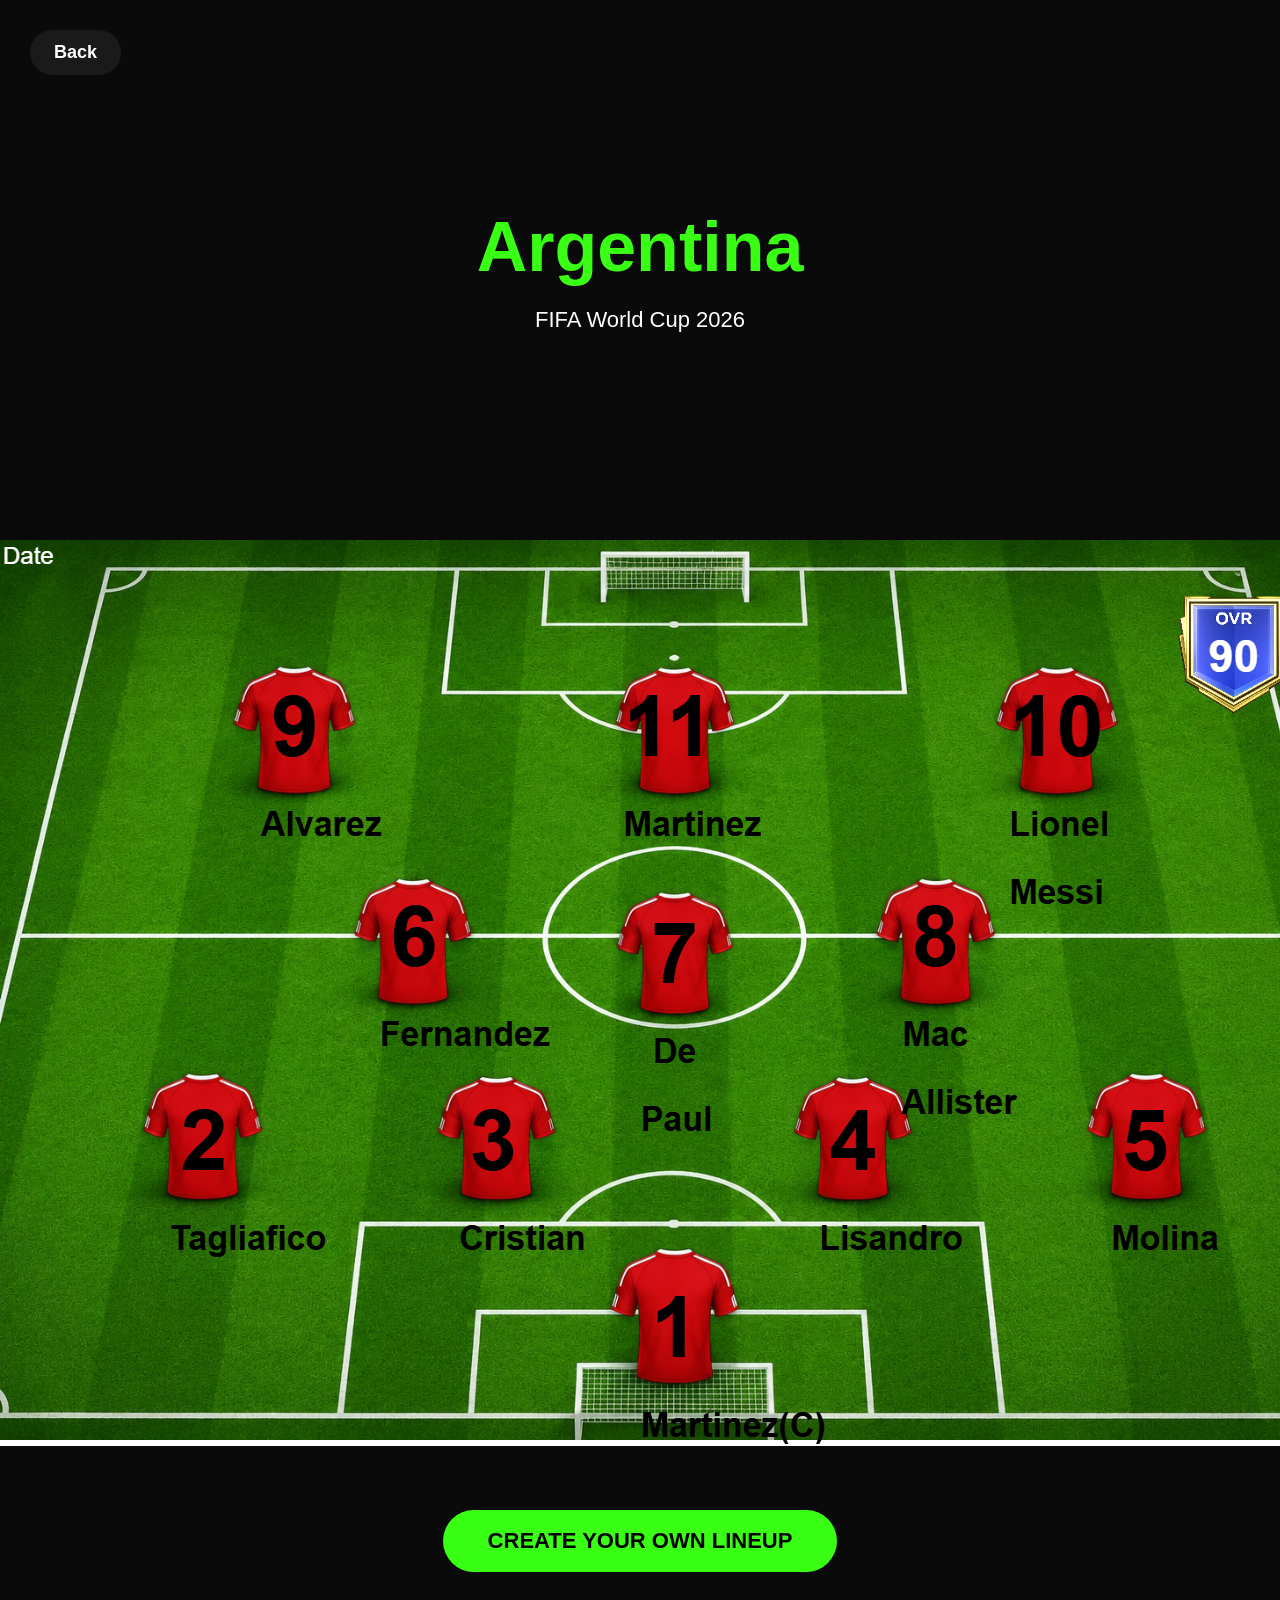
<file: argentina.html>
<!DOCTYPE html>
<html lang="en">
    <head>
        <meta charset="UTF-8">
        <meta name="viewport" content="width=device-width,initial-scale=1.0">
        <title>Argentina - FIFA World Cup 2026 </title>
        <link rel="stylesheet" href="worldcup.css">

    </head>
    <body>
        <header class="hero">
            <a href="worldcup.html" class="back-btn">
                Back
            </a>
            <h1>Argentina </h1>
            <p>FIFA World Cup 2026</p>
        </header>
        <section class="lineup-image">
            <img src="assets/worldcup/argentina.png"
            alt="Argentina Lineup">
        </section>
        <section class="generate-section">
            <a href="lineup.html" class="generate-btn">CREATE YOUR OWN LINEUP</a>
        </section>
    </body>
</html>
</file>
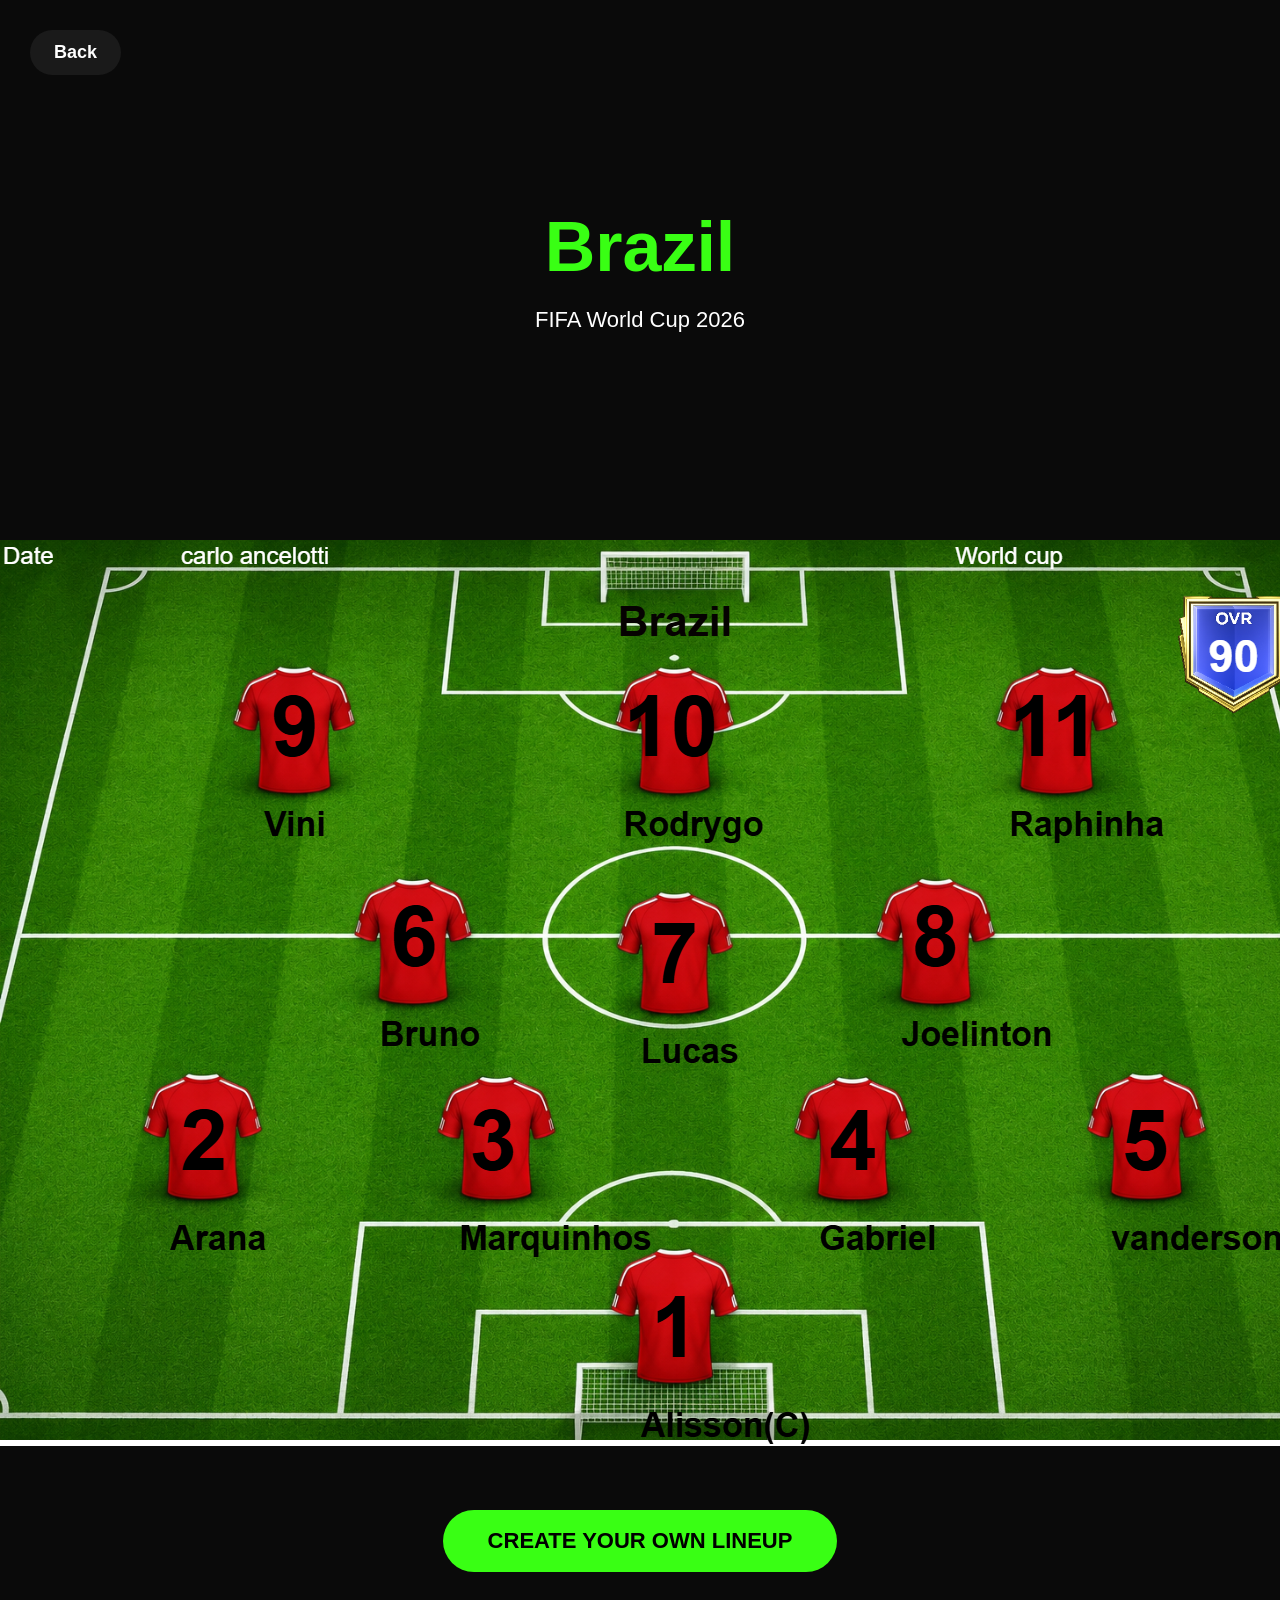
<file: brazil.html>
<!DOCTYPE html>
<html lang="en">
    <head>
        <meta charset="UTF-8">
        <meta name="viewport"
        content="width=device-width,initial-sacle=1.0">
        <title>Brazil - FIFA World Cup 2026</title>
        <link rel="stylesheet" href="worldcup.css">
        </head>
        <body>
        <header class="hero">
            <a href="worldcup.html" class="back-btn">Back</a>
            <h1>Brazil</h1>
            <p>FIFA World Cup 2026</p>

        </header>
        
        <section class="lineup-image">
            <img src="assets/worldcup/brazil.png" alt="Brazil Lineup">
        </section>
        <section class="generate-section">
            <a href="lineup.html" class="generate-btn">
                CREATE YOUR OWN LINEUP
            </a>
        </section>
        </body>
</html>
</file>
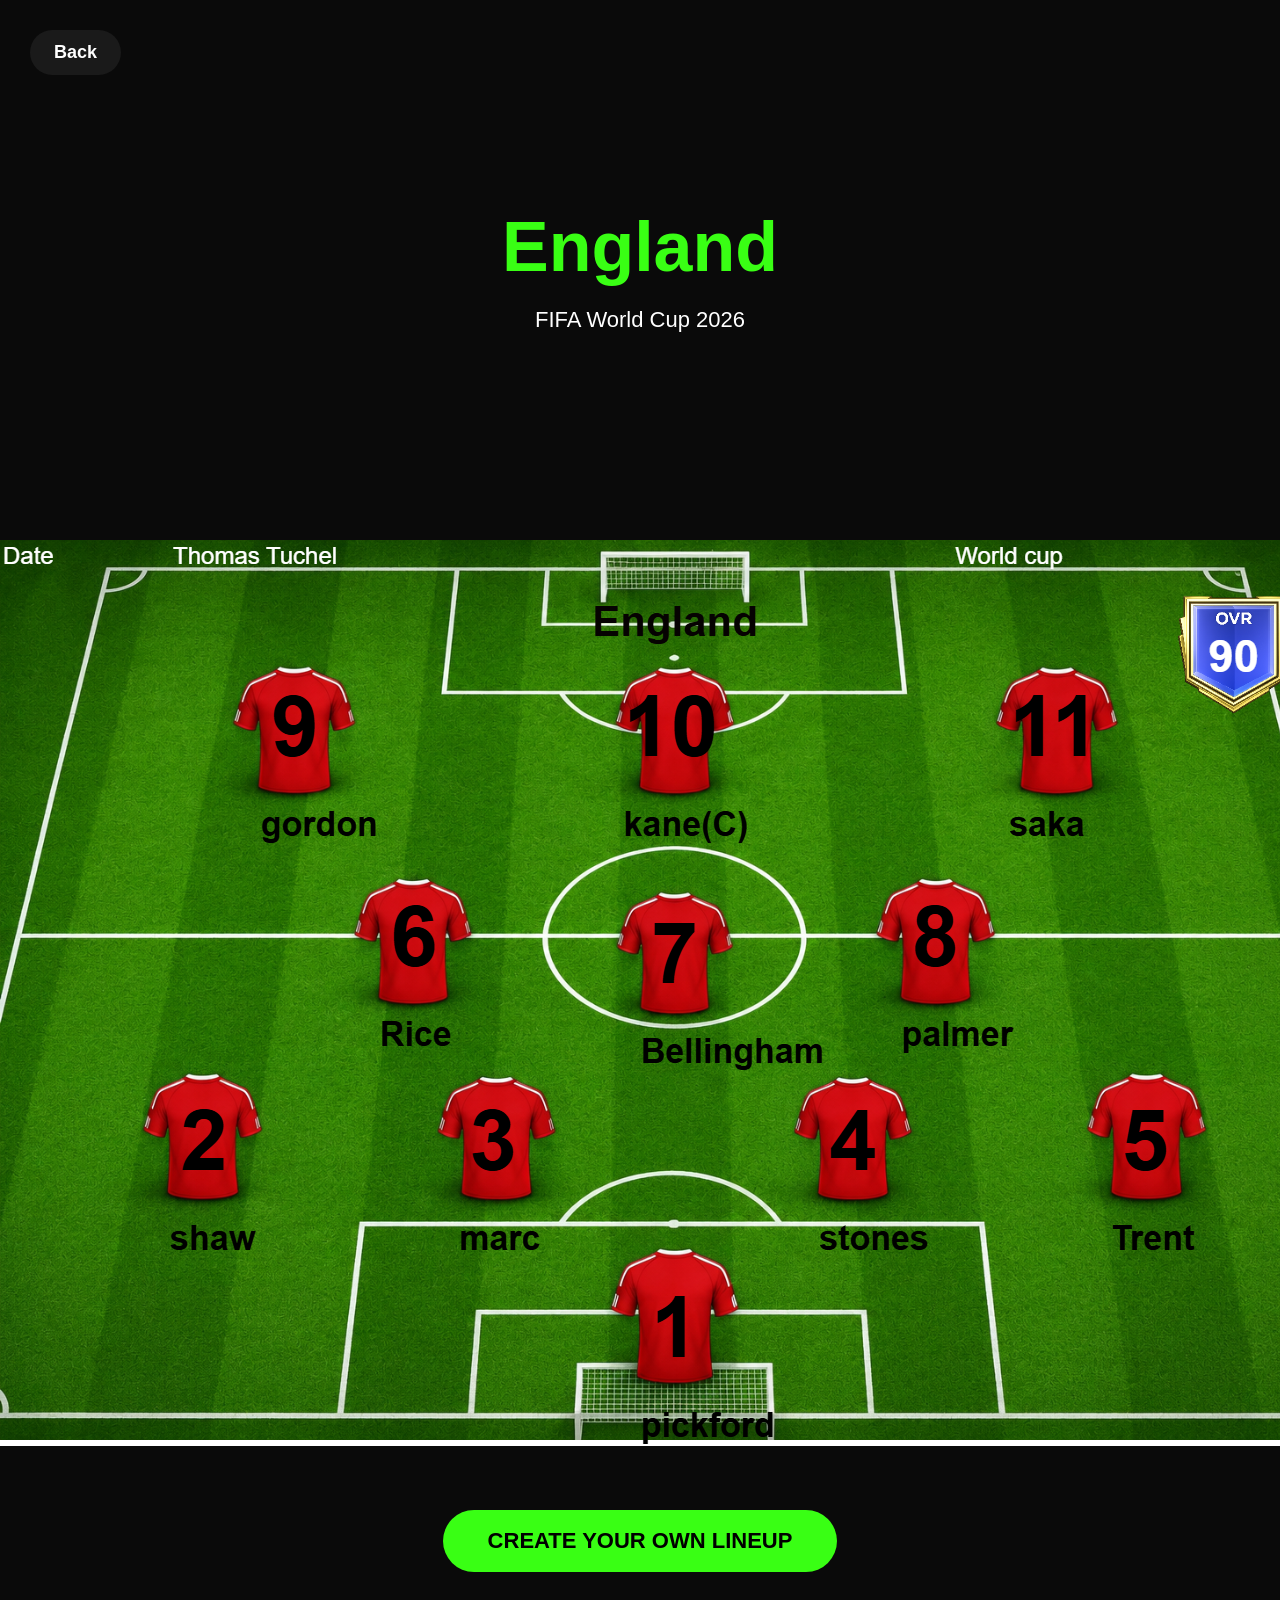
<file: england.html>
<!DOCTYPE html>
<html lang="en">
    <head>
        <meta charset="UTF-8">
        <meta charset="viewport" content="width=device-width, initial-scale=1.0">
        <title>England - FIFA World Cup 2026</title>
        <link rel="stylesheet" href="worldcup.css">

    </head>
    <body>
        <header class="hero">
            <a href="worldcup.html" class="back-btn">Back </a>
            <h1>England</h1>
            <p>FIFA World Cup 2026</p>
        </header>
        <section class="lineup-image">
            <img src="assets/worldcup/england.png" alt="England Lineup">
        </section>
         <section class="generate-section"><a href="lineup.html" class="generate-btn">
            CREATE YOUR OWN LINEUP</a>
        </section>
    </body>
</html>
</file>
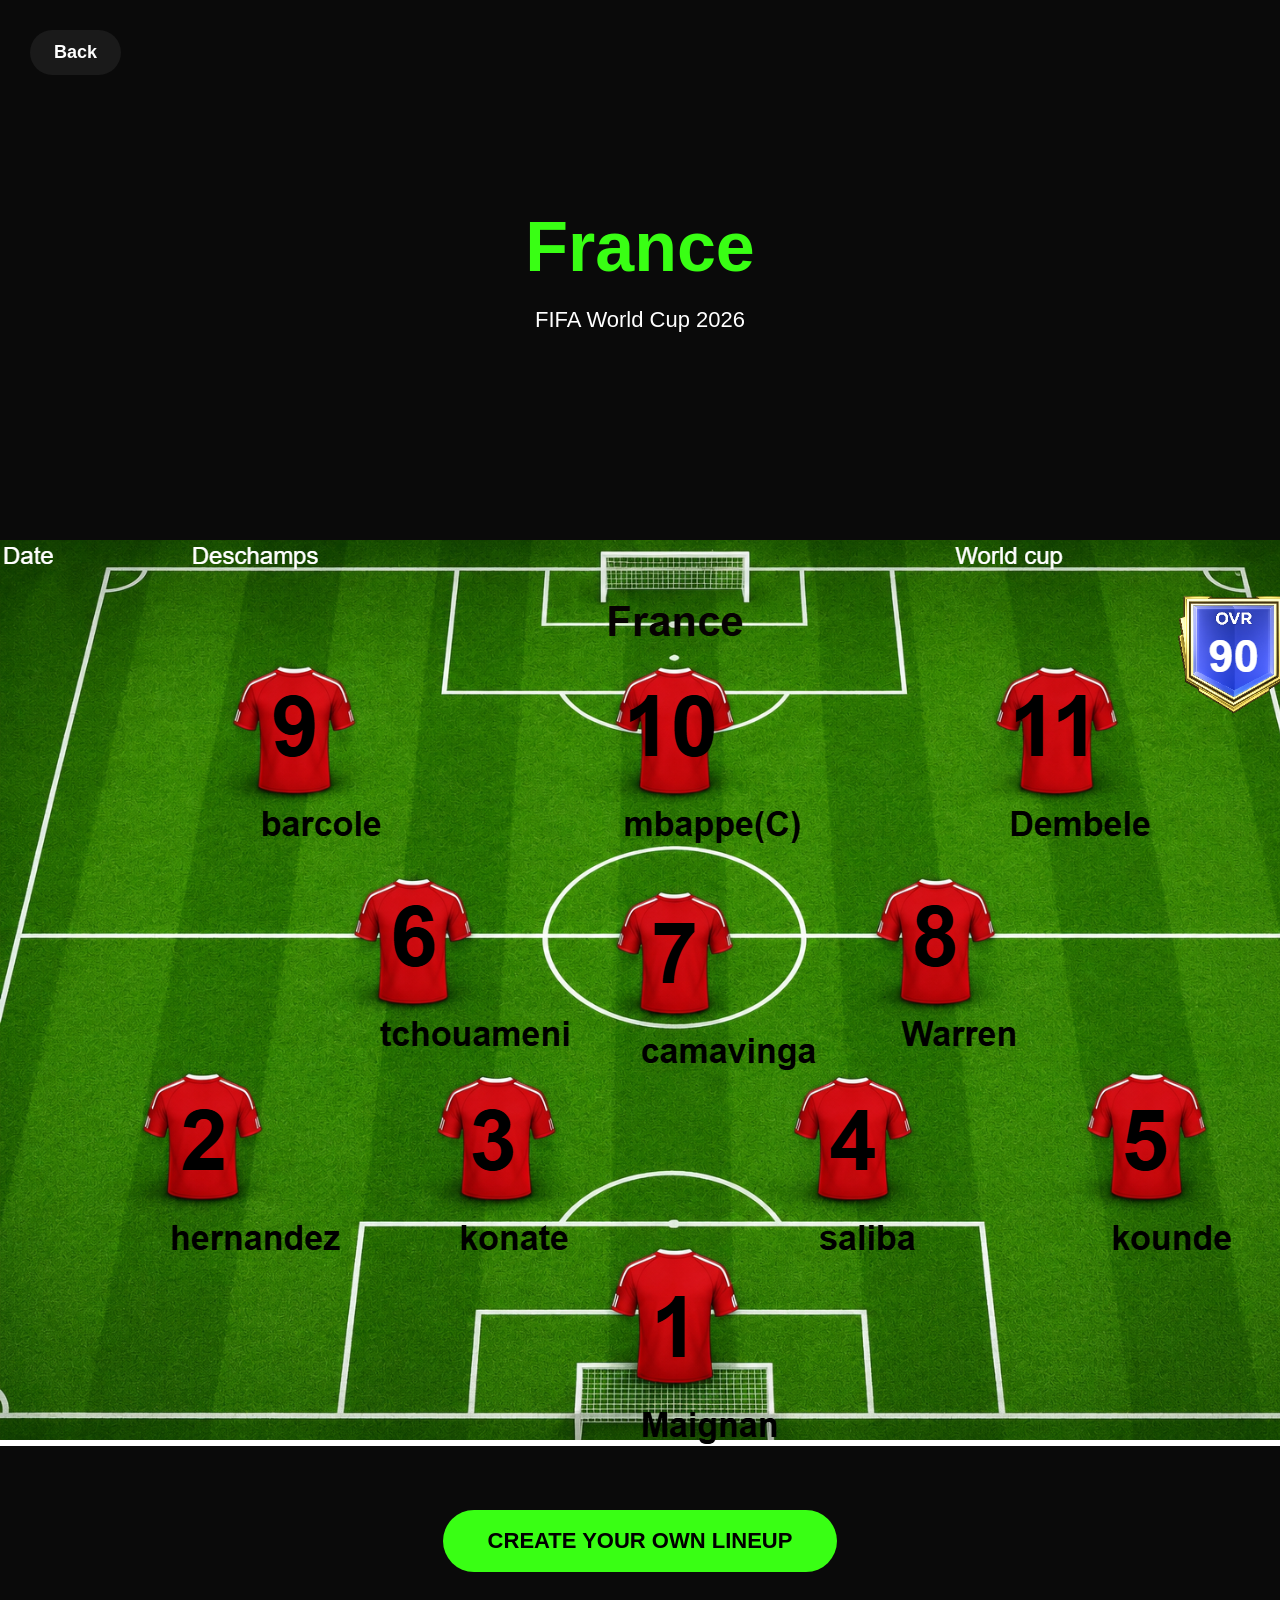
<file: france.html>
<!DOCTYPE html>
<html lang="en">
    <head>
        <meta charset="UFT-8">
        <meta name="viewport" 
        content="width=device-width, initial-scale=1.0">
        <title>France - FIFA World Cup 2026</title>
        <link rel="stylesheet" href="worldcup.css">
        </head>
        <body>
            <header class="hero">
                <a href="worldcup.html" class="back-btn">Back</a>
                <h1>France</h1>
                <p>FIFA World Cup 2026</p>
            </header>
            <section class="lineup-image">
                <img src="assets/worldcup/france.png" alt="France Lineup">
            </section>
            <section class="generate-section">
                <a href="lineup.html" class="generate-btn">
                    CREATE YOUR OWN LINEUP
                </a>
            </section>
        </body>
    </head>
</html>
</file>
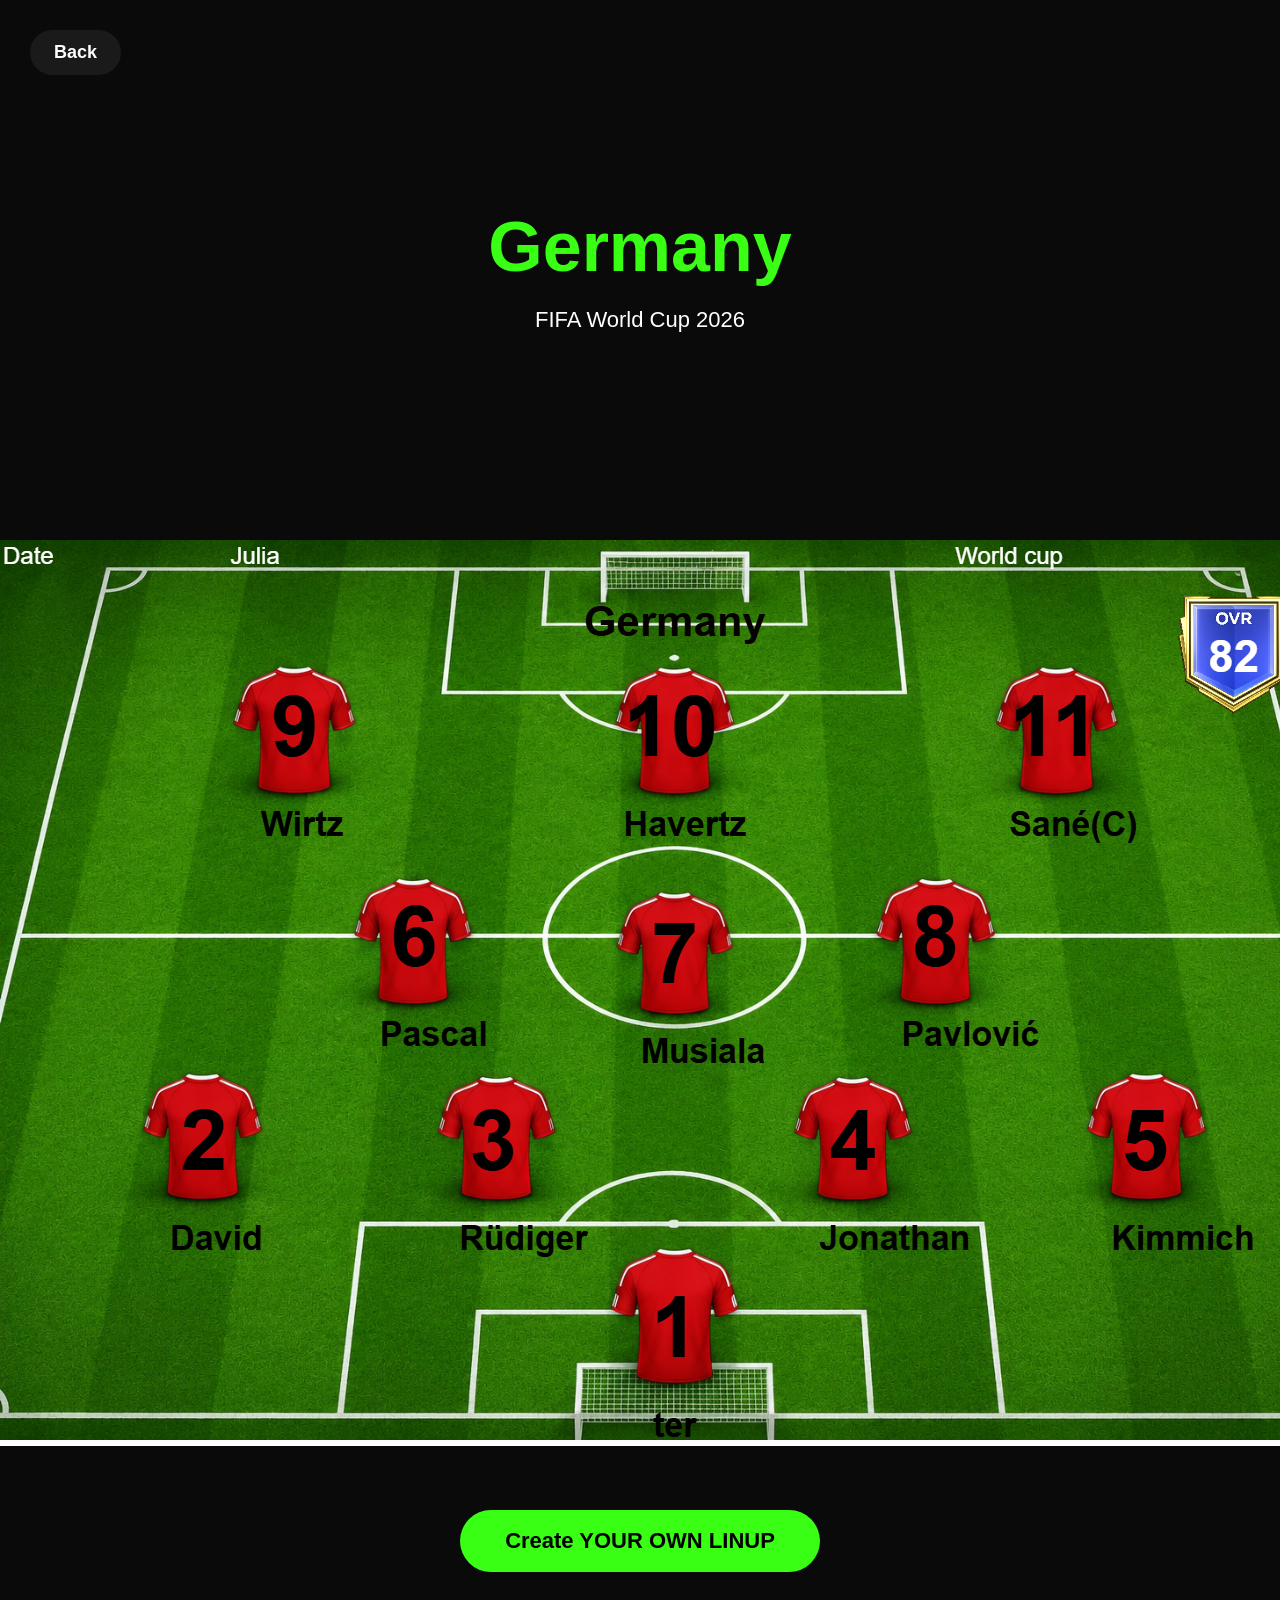
<file: germany.html>
<!DOCTYPE html>
<html lang="en">
    <head>
        <meta charset="UTF-8">
        <meta name="viewport" content="width=device-width, initial-scale=1.0">
        <title>Germany - FIFA World Cup 2026</title>
        <link rel="stylesheet" href="worldcup.css">
        </head>
        <body>
            <header class="hero">
                <a href="worldcup.html" class="back-btn">Back</a>
                <h1>Germany</h1>
                <p>FIFA World Cup 2026</p>
            </header>
            <section class="lineup-image">
                <img src="assets/worldcup/germany.png" alt="Germany Lineup"></section>
                <section class="generate-section"><a href="lineup.html"class="generate-btn">
                    Create YOUR OWN LINUP
                </a></section>
            </section>
        </body>
</html>
</file>
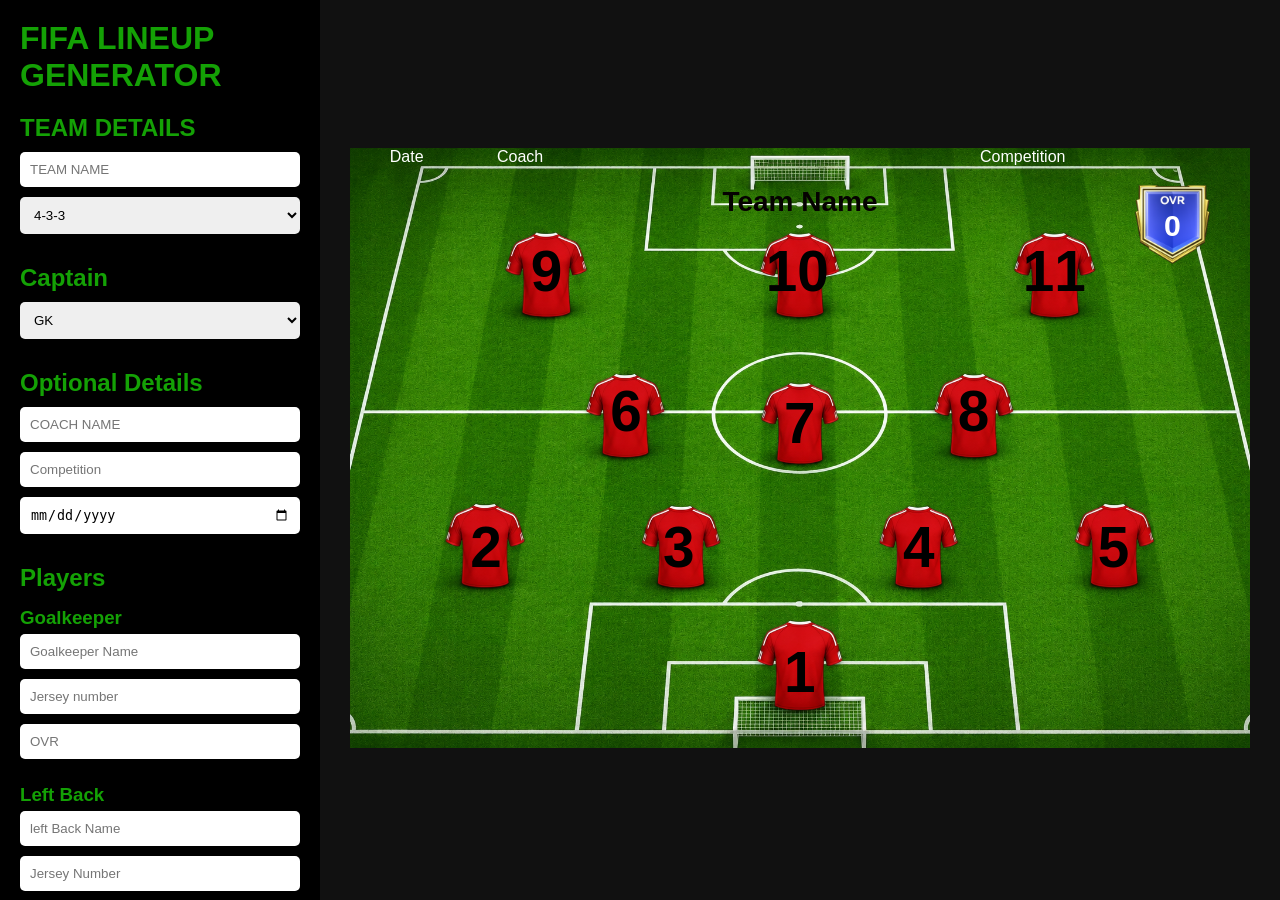
<file: lineup.html>
<!DOCTYPE html>
<html>

<head>
    <title>FIFA LINEUP GENERATOR</title>
    <link rel="stylesheet"
        href="style.css">

</head>

<body>
    <div class="main-container">

        <div class="input-section">
            <h1>FIFA LINEUP GENERATOR</h1>
            <h2>TEAM DETAILS</h2>
            <input type="text"
                id="teamName"
                placeholder="TEAM NAME">
            <select id="formation">
                <option value="433">
                  4-3-3
                </option>
                <option value="442">
                  4-4-2
                </option>
            </select>
            <h2>Captain</h2>
            <select id="captain">
              <option value="1">GK</option>
              <option value="2">LB</option>
              <option value="3">CB</option>
              <option value="4">CB</option>
              <option value="5">RB</option>
              <option value="6">CM</option>
              <option value="7">CM</option>
              <option value="8">CM</option>
              <option value="9">LW</option>
              <option value="10">ST</option>
              <option value="11">RW</option>
            </select>
            <h2>Optional Details</h2>
            <input type="text"
                id="coachName"
                placeholder="COACH NAME">
            <input type="text"
                id="competition"
                placeholder="Competition">
            <input type="date"
                id="matchDate">
            
            
            
            <h2>Players</h2>
            <h3>Goalkeeper</h3>
            <input type="text"
              id="player1Name"
              placeholder="Goalkeeper Name">
            <input type="number"
              id="player1Number"
              placeholder="Jersey number">
            <input type="number"
            id="player1OVR"
            placeholder="OVR">     
            <h3>Left Back</h3>
            <input type="text"
              id="player2Name"
              placeholder="left Back Name">
            <input type="number"
              id="player2Number"
              placeholder="Jersey Number">
            <input type="number"
            id="player2OVR"
            placeholder="OVR">
       
            <h3>Centre Back</h3>
            <input type="text"
              id="player3Name"
              placeholder="Centre Back Name">
            <input type="number"
              id="player3Number"
               placeholder="Jersey Number">
            <input type="number"
              id="player3OVR"
              placeholder="OVR">
            <h3>Centre Back</h3>
            <input type="text"
             id="player4Name"
            placeholder="Centre Back Name">
            <input type="number"
            id="player4Number"
            placeholder="Jersey Number">
            <input type="number"
            id="player4OVR"
            placeholder="OVR">

                   
            <h3>Right Back</h3>
            <input type="text"
              id="player5Name"
              placeholder="Right Back Name">
            <input type="number"
              id="player5Number"
              placeholder="Jersey Number">
            <input type="number"
            id="player5OVR"
            placeholder="OVR">

            <h3>Midfielder</h3>
            <input type="text"
              id="player6Name"
              placeholder="Midfielder Name">
            <input type="number"
            id="player6Number"
            placeholder="Jersey Number">
            <input type="number"
            id="player6OVR"
            placeholder="OVR">    
                   
             
            <h3>Midfielder</h3>
            <input type="text"
                   id="player7Name"
                   placeholder="Midfielder Name">
            <input type="number"
                   id="player7Number"
                   placeholder="Jersey Number">
             <input type="number"
             id="player7OVR"
             placeholder="OVR">
            <h3>Midfielder</h3>
            <input type="text"
                   id="player8Name"
                   placeholder="Midfielder Name">
            <input type="number"
                   id="player8Number"
                   placeholder="Jersey Number">
            <input type="number"
            id="player8OVR"
            placeholder="OVR"> 
              <h3>Left Wing</h3>
              <input type="text"
                     id="player9Name"
                     placeholder="Left Wing Name">
              <input type="number"
                     id="player9Number"
                     placeholder="Jersey Number">
             <input type="number"
             id="player9OVR"
             placeholder="OVR">       
                     
                  
              <h3>Striker</h3>
              <input type="text"
                     id="player10Name"
                     placeholder="Striker Name">
              <input type="number"
                     id="player10Number"
                     placeholder="Jersey Number">
             <input type="number"
             id="player10OVR" 
             placeholder="OVR">         
                    
              <h3>Right Wing</h3>
              <input type="text"
                     id="player11Name"
                     placeholder="Right Wing Name">
              <input type="number"
                     id="player11Number"
                     placeholder="Jersey Number">
             <input type="number"
             id="player11OVR"
             placeholder="OVR">
              
                     

              <button onclick="generateLineup()">
                Generate Lineup
              </button>
              <button onclick="downloadLineup()">
                     Download Lineup
              </button>

              

        </div>    
        
        <div class="preview-section">
              <div class="pitch-container"
                    id="lineupArea">
              <img src="assets/4-3-3.png"
                   id="pitchImage"
                   alt="Football Pitch">
              <h2 id="teamTitle">
                     Team Name
              </h2>

              <p id="coachDisplay">
                     Coach
              </p>

              <p id="competitionDisplay">
                     Competition
              </p>

              <p id="dateDisplay">
                     Date
              </p>
              
             <div id="teamOVRCard">
              <img src="assets/ovr-card.png" id="ovrImage">
              <div id="teamOVRNumber">
                     0
              </div>
             </div>
            

              <div id="player1" class="player">1</div>
              <div id="player2" class="player">2</div>
              <div id="player3" class="player">3</div>
              <div id="player4" class="player">4</div>
              <div id="player5" class="player">5</div>
              <div id="player6" class="player">6</div>
              <div id="player7" class="player">7</div>
              <div id="player8" class="player">8</div>
              <div id="player9" class="player">9</div>
              <div id="player10" class="player">10</div>
              <div id="player11" class="player">11</div>

                          



              
       </div>     







          


</div>

 <script src="https://html2canvas.hertzen.com/dist/html2canvas.min.js"></script>     
 <script src="script.js"></script>
       </body>      
</html>
</file>
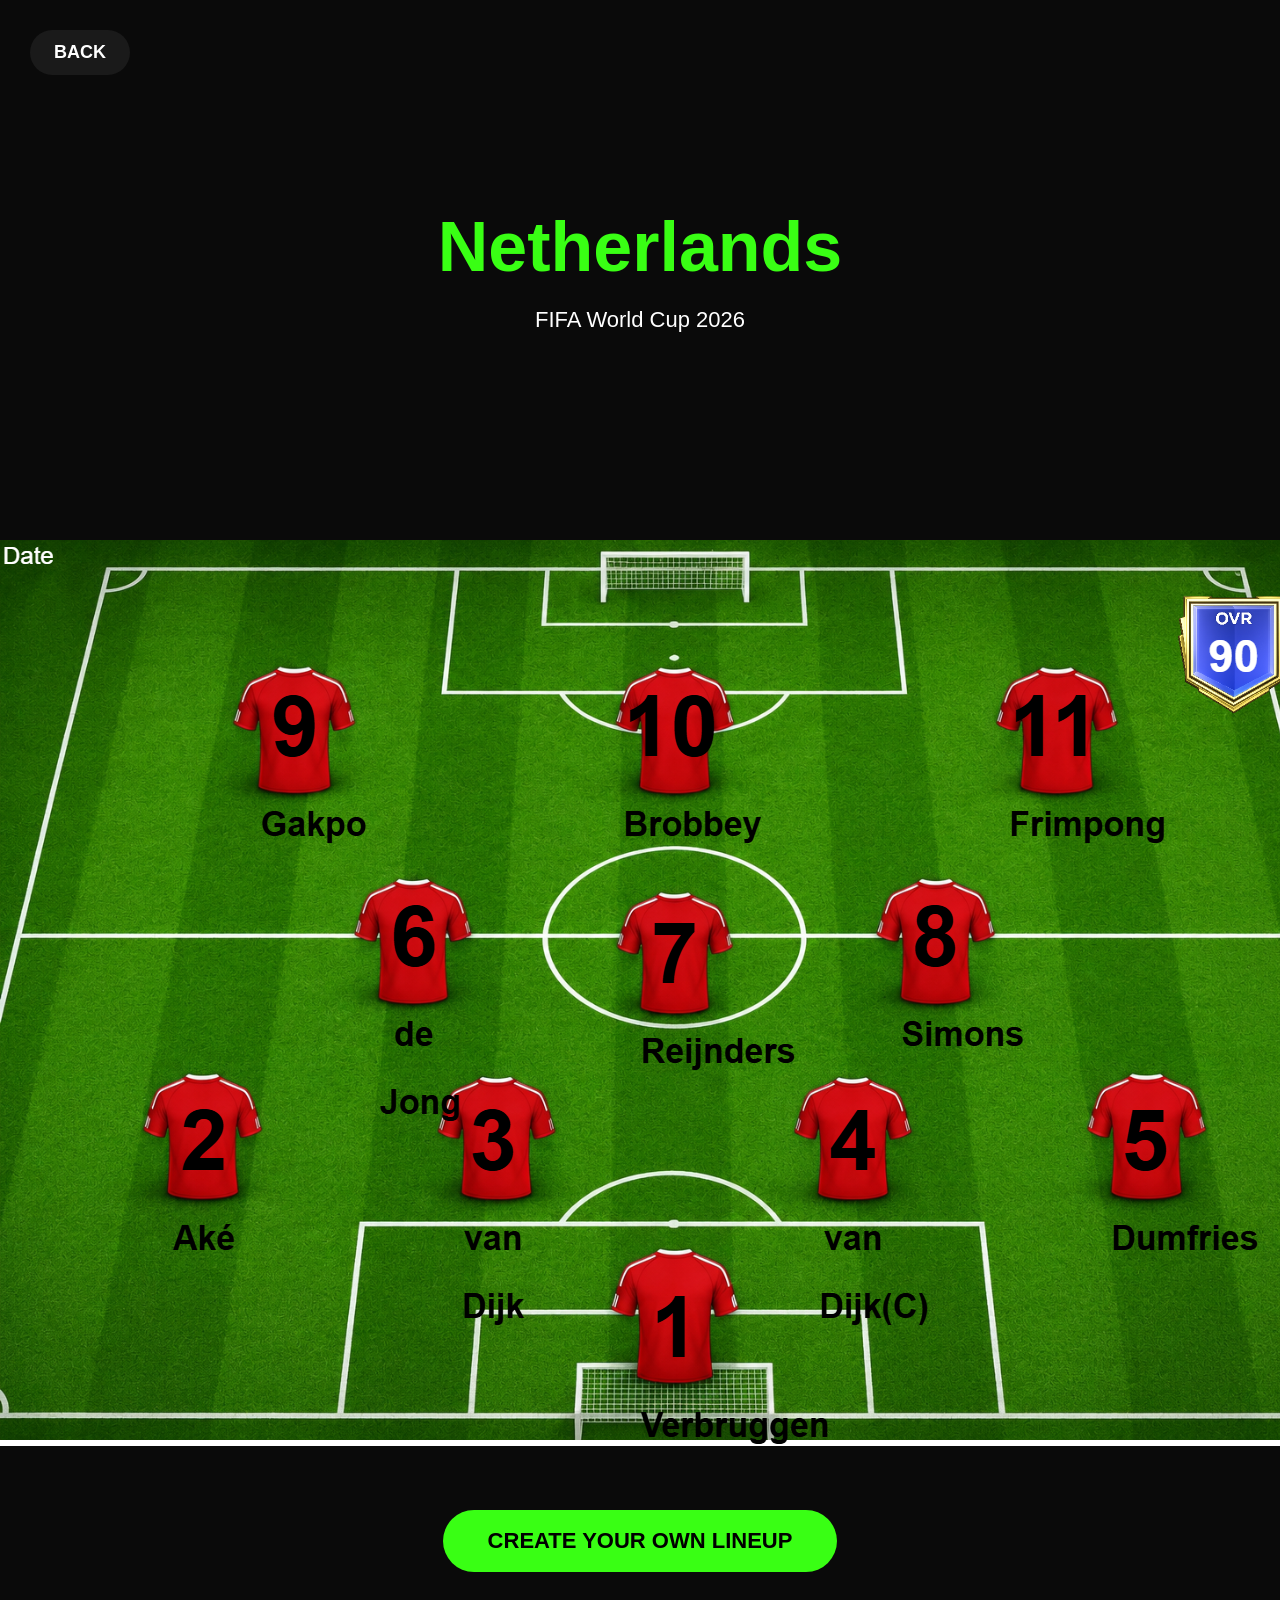
<file: netherlands.html>
<!DOCTYPE html>
<html lang="en">
    <head>
        <meta charset="UTF-8">
        <meta name="viewport" content="width=device-width, initial-scale=1.0">
        <title>Netherlands - FIFA World Cup 2026</title>
        <link rel="stylesheet" href="worldcup.css">

    </head>
    <body>
        <header class="hero">
            <a href="worldcup.html" class="back-btn">BACK</a>
            <h1>Netherlands</h1>
            <p>FIFA World Cup 2026</p>

        </header>
        <section class="linup-image">
            <img src="assets/worldcup/netherlands.png" alt="Netherlands Lineup">

        </section>
        <section class="generate-section">
            <a href="lineup.html" class="generate-btn">
                CREATE YOUR OWN LINEUP
            </a>
        </section>
    </body>
</html>
</file>
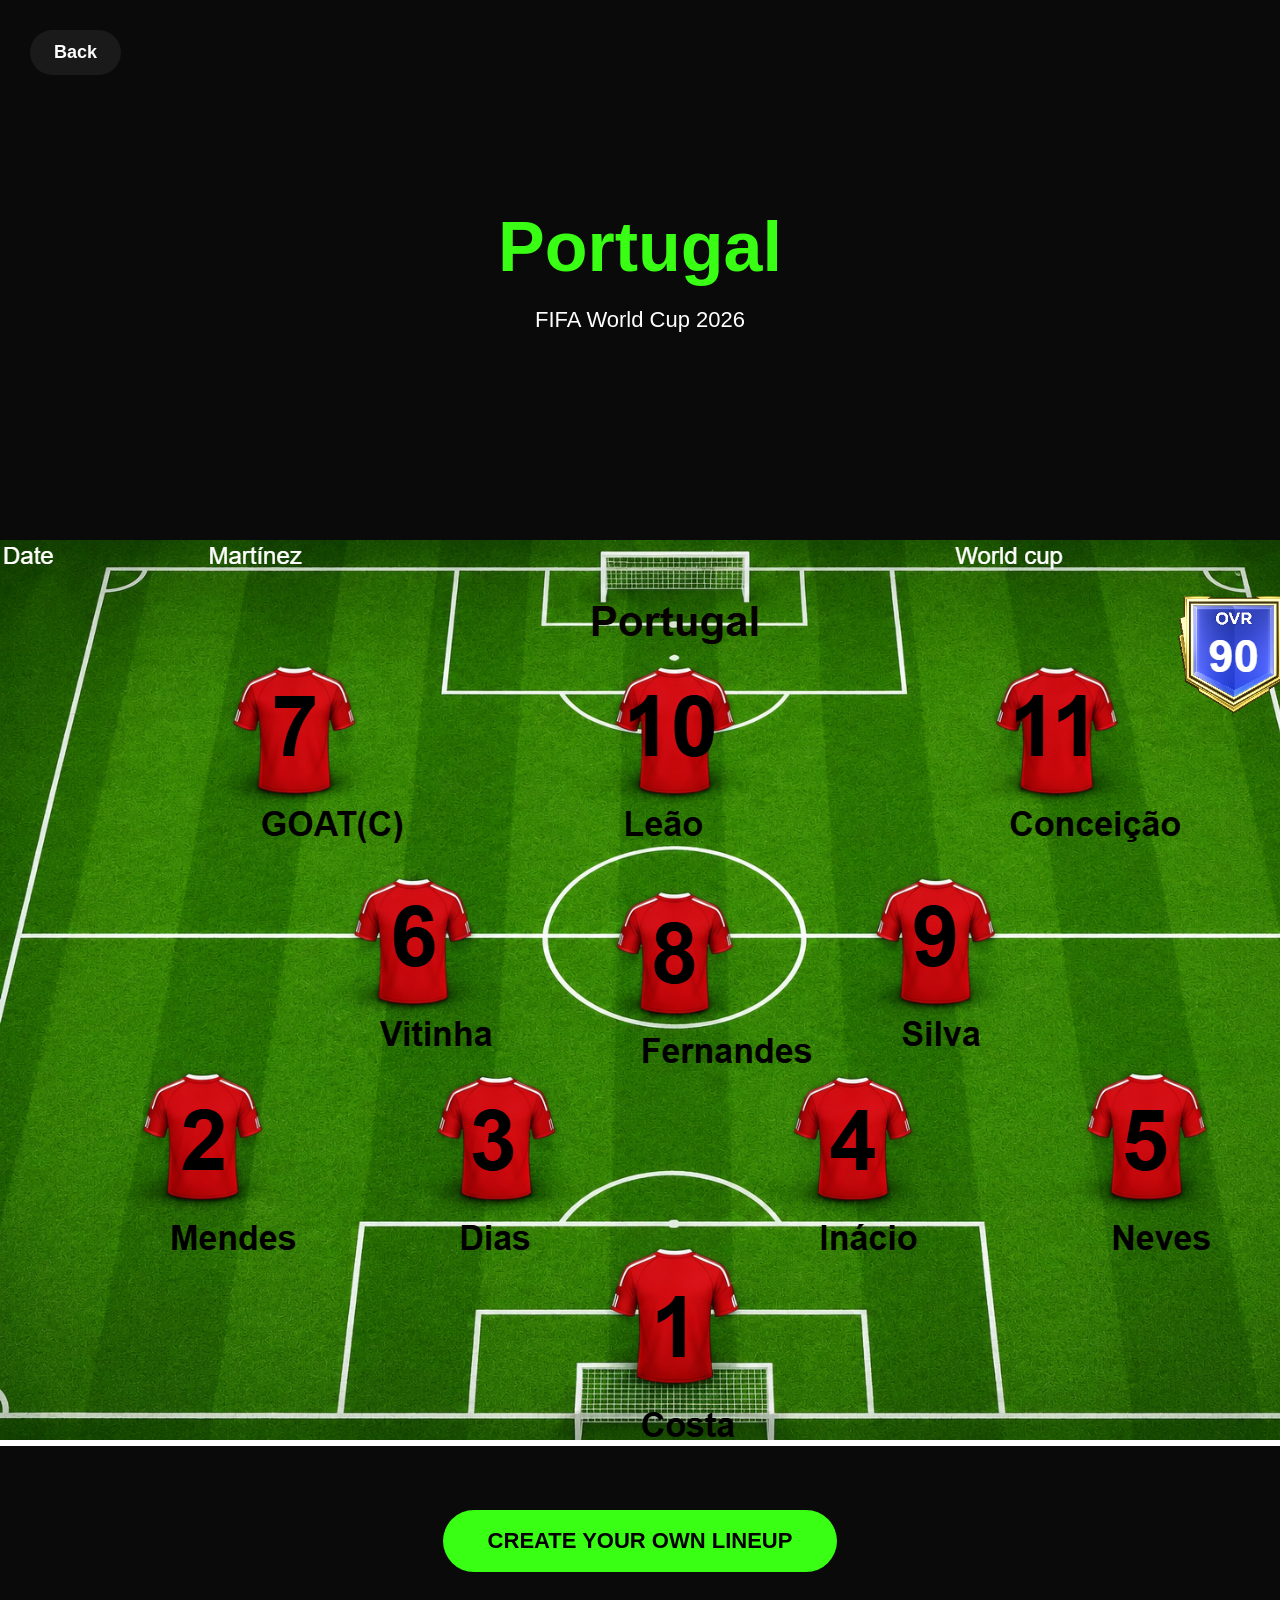
<file: portugal.html>
<!DOCTYPE html>
<html lang="en">
    <head>
        <meta charset="UTF-8">
        <meta name="viewport" content="width=device-width,initial-scale=1.0">
        <title>Portugal - FIFA World Cup 2026</title>
        <link rel="stylesheet" href="worldcup.css"></head>
        <body>
            <header class="hero">
                <a href="worldcup.html" class="back-btn">Back</a>
                <h1>Portugal</h1>
                <p>FIFA World Cup 2026</p>

            </header>
            <section class="lineup-image">
                <img src="assets/worldcup/portugal.png" alt="Portugal Lineup">
            </section>
            <section class="generate-section"><a href="lineup.html" class="generate-btn">
                CREATE YOUR OWN LINEUP
            </a></section>
        </body>
</html>
</file>
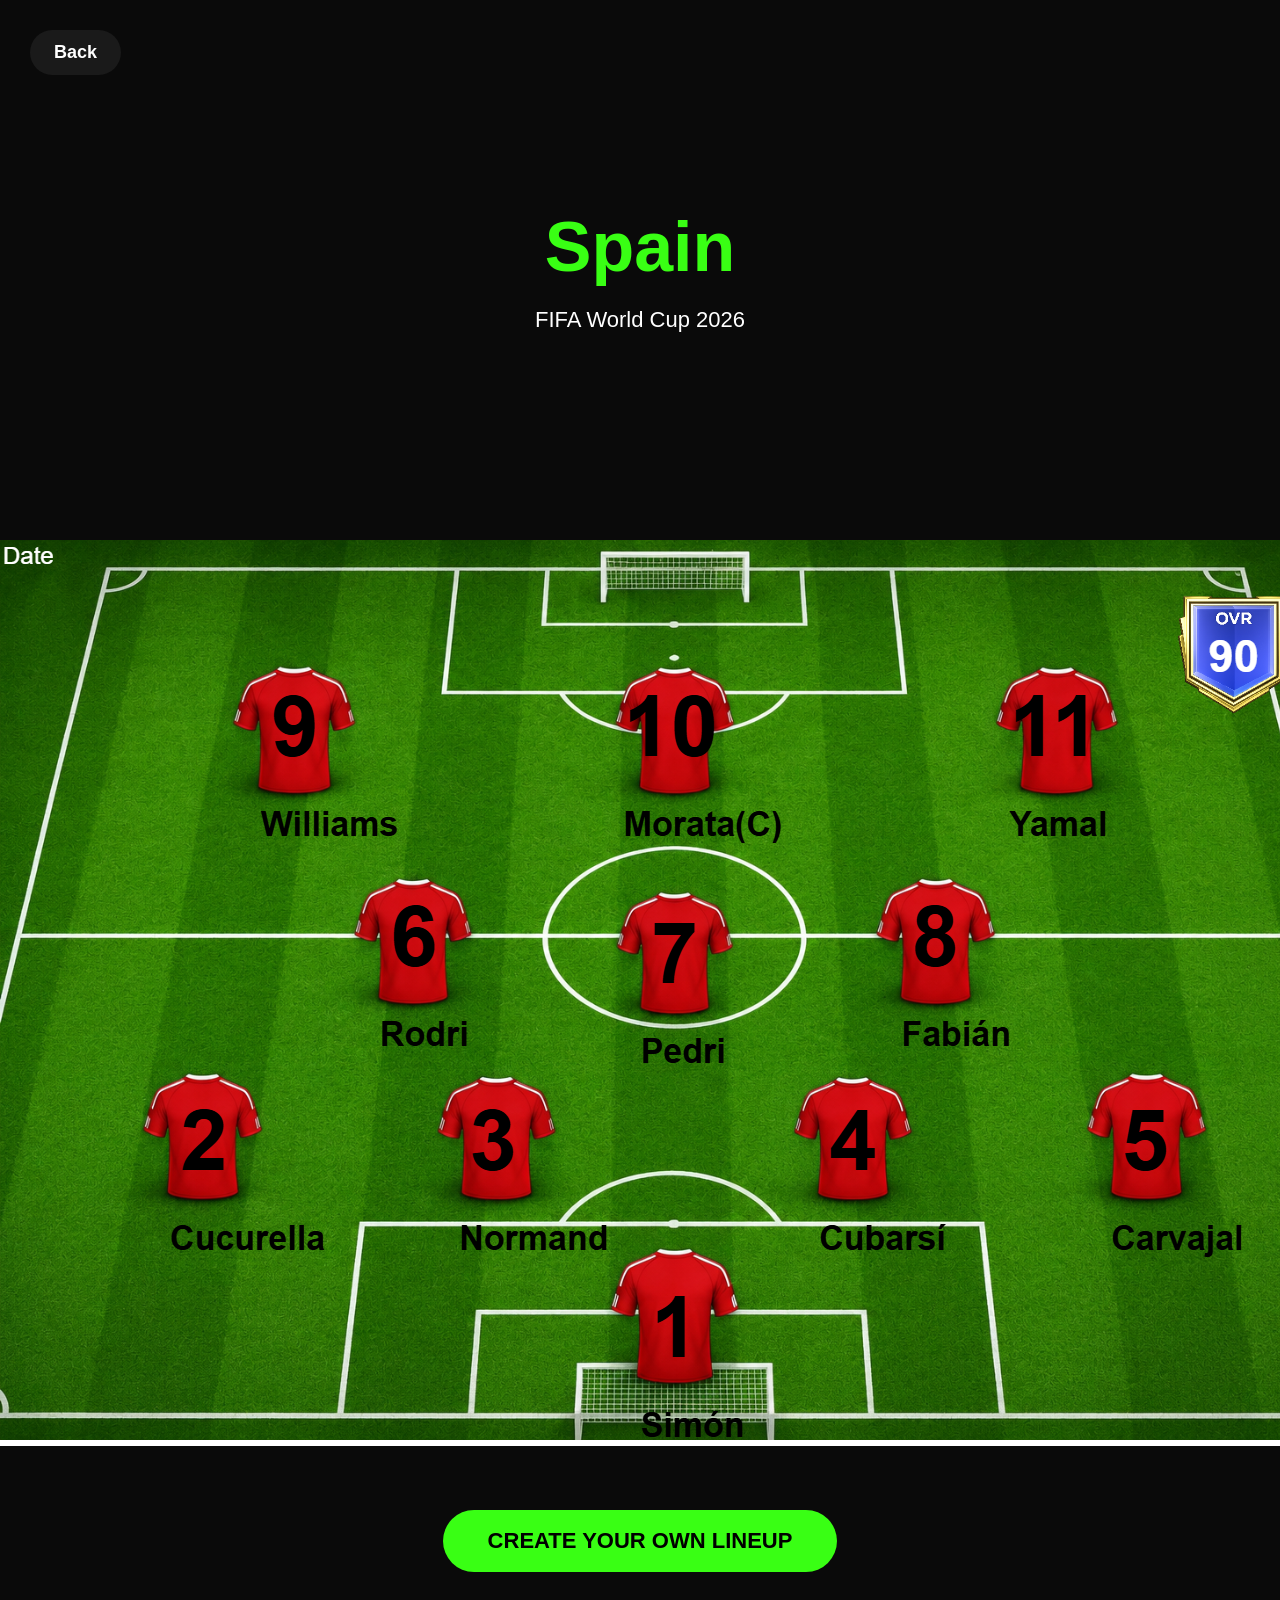
<file: spain.html>
<!DOCTYPE html>
<html lang="en">
    <meta charset="UTF-8">
    <meta name="viewport"
    content="width=device-width,initial-scale=1.0">
    <title>Spain - FIFA World Cup 2026</title>
    <link rel="stylesheet" href="worldcup.css">
</head>
<body>
    <header class="hero">
        <a href="worldcup.html" class="back-btn">Back</a>
        <h1>Spain</h1>
        <p>FIFA World Cup 2026</p>

    </header>
    <section class="lineup-image">
        <img src="assets/worldcup/spain.png" alt="Spain Lineup">
    </section>
    <section class="generate-section"><a href="lineup.html" class="generate-btn">CREATE YOUR OWN LINEUP</a></section>

</body>
</html>
</file>
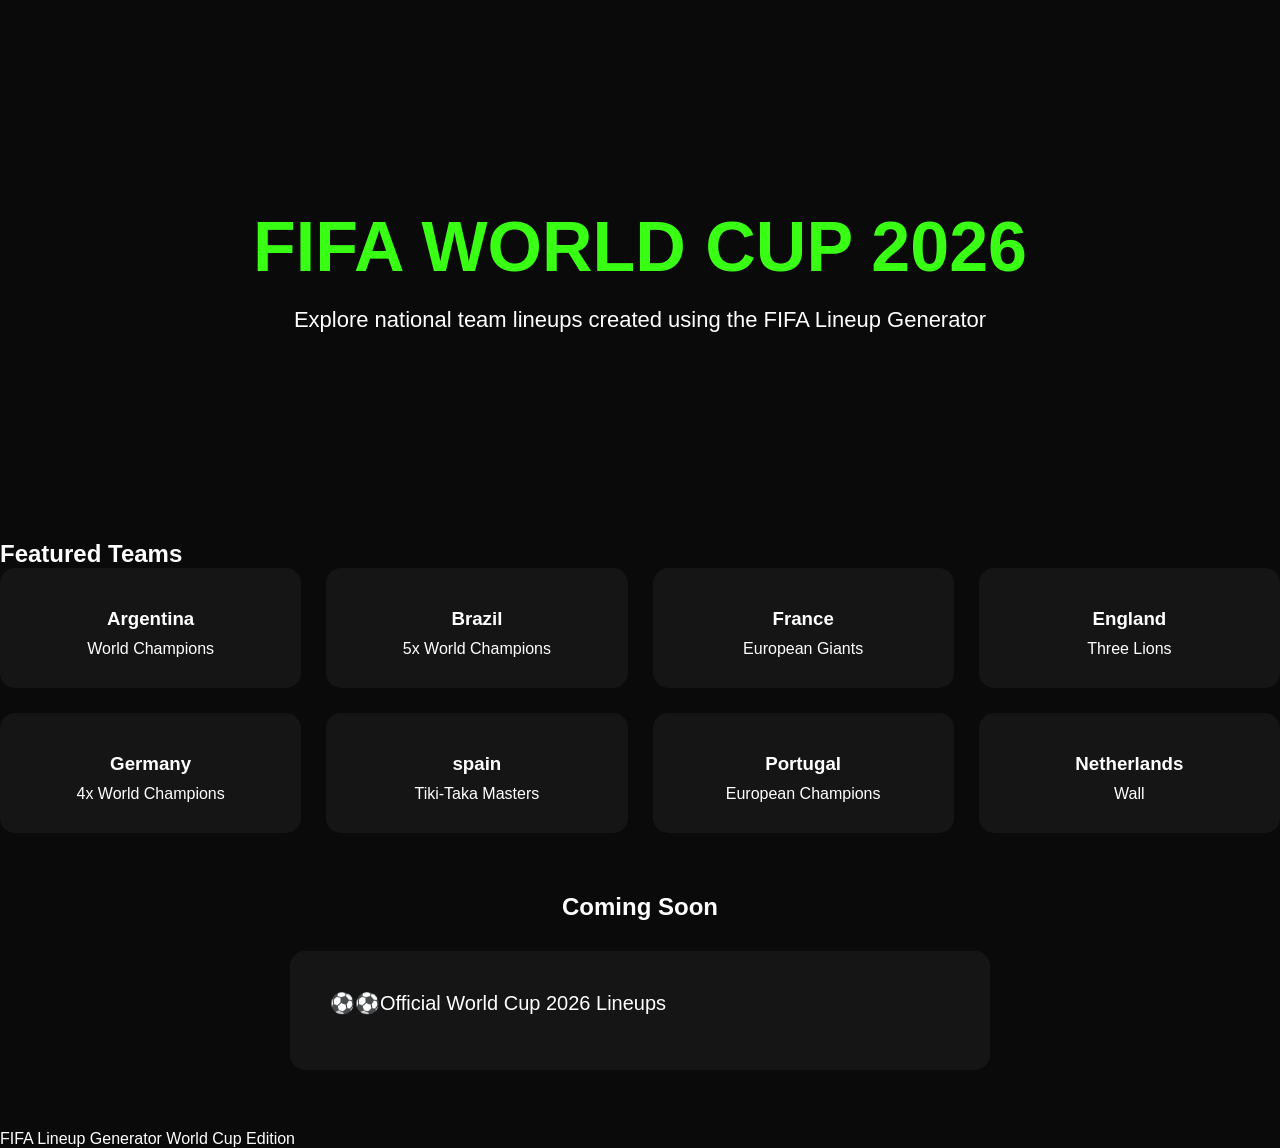
<file: worldcup.html>
<!DOCTYPE html>
<html lang="en">
    <head>
        <meta charset="UTF-8">
        <meta name="viewport"
        content="width=device-width, initial-scale=1.0">
        <title>FIFA World cup 2026 Lineups</title>
        <link rel="stylesheet" href="worldcup.css">
    </head>    
    <body>
        <section class="hero">
            <h1>FIFA WORLD CUP 2026</h1>
            <p> Explore national team lineups
                 created using the 
                            FIFA Lineup Generator</p>
        </section>
        <section>
            <section class="team">
                <h2>Featured Teams</h2>
                <div class="team-grid">
                    
                        <a href="argentina.html" class="team-card">
                        <h3>Argentina</h3>
                        <p>World Champions</p></a>

                    

                    <a href="brazil.html" class="team-card">
                        <h3>Brazil</h3>
                        <p>5x World Champions</p> </a>
                    
                    <a href="france.html" class="team-card">
                        <h3>France</h3>
                        <p>European Giants</p>
                    </a>
                    <a href="england.html" class="team-card">
                        <h3>England</h3>
                        <p>Three Lions</p>
                    </a>
                    <a href="germany.html" class=team-card>
                        <h3>Germany</h3>
                        <p>4x World Champions</p>
                    </a>
                    <a href="spain.html" class="team-card">
                        <h3>spain</h3>
                        <p>Tiki-Taka Masters</p>
                    </a>
                    <a href="portugal.html" class="team-card">
                        <h3>Portugal</h3>
                        <p>European Champions</p>
                    </a>
                    <a href="netherlands.html" class="team-card">
                        <h3>Netherlands</h3>
                        <p>Wall</p>

                    </a>
                    
                </div>
            </section>
            <section class="info">
                <h2>Coming Soon</h2>
                <div class="feature-box">
                    <p>⚽⚽Official World Cup 2026 Lineups</p>
                </div>    
            </section>
            <footer>
                <p>FIFA Lineup Generator World Cup Edition</p>
            </footer>
        </section>
    </body>
</html>
</file>
<file: worldcup.css>
*{
    margin:0;
    padding:0;
    box-sizing:border-box;
}
body{
    background:#0a0a0a;
    color:white;
    font-family:Arial,sans-serif;

}
.hero{
    min-height:60vh;
    display:flex;
    flex-direction:column;
    justify-content:center;
    align-items:center;
    text-align:center;
    padding:40px;
}
.hero h1{
    font-size:70px;
    color:#39ff14;
    margin-bottom:20px;

}
.hero p{
    font-size:22px;
    max-width:700px;
}
.teams{
    text-align:center;
    margin-bottom:40px;
    font-size:40px;
}
.team-grid{
    display:grid;
    grid-template-columns:repeat(auto-fit,minmax(250px,1fr));
    gap:25px;   
}
.team-card{
    background:#151515;
    padding:30px;
    border-radius:15px;
    text-align:center;
    transition:0.3s;
    cursor:pointer;
}
.team-card:hover{
    transform:translateX(-8px);
    background:#3bff18;
    color:black;

}
.team-card h3{
    margin-top:10px;
    margin-bottom:10px;
}
.info{
    padding:60px;
}
.info h2{
    text-align:center;
    margin-bottom:30px;
}
.feature-box{
    background:#151515;
    max-width:700px;
    margin:auto;
    padding:40px;
    border-radius:15px;

}
.feature-box p{
    margin-bottom:15px;
    font-size:20px;

}
.footer{
    text-align:center;
    padding:30px;
    margin-top:50px;
    background:black;
}
.footer a{
    color:#33ff14;
    text-decoration:none;
}
.generate-section{
    text-align:center;
    margin:60px 0;
}
.generate-btn{
    display:inline-block;
    padding:18px 45px;
    background:#39ff14;
    color:black;
    text-decoration:none;
    border-radius:50px;
    font-size:22px;
    font-weight:bold;
}
.generate-btn:hover{
    opacity:0.9;
}
.team-header{
    text-align:center;
    padding:50px 20px;
    background:#111;
}
.team-header h1{
    font-size:60px;
    color:#39ff14;
    margin:20px 0 10px;

}
.team-header p{
    font-size:20px;
    color:#ccc;
    
}
.back-btn{
    display:inline-block;
    margin-bottom:25px;
    color: #39ff14;
    text-decoration:none;
    font-weight:bold;
}
.team-info{
    display:flex;
    justify-content:content;
    gap:30px;
    flex-wrap:wrap;
    margin:50px 0;

}
.info-card{
    background:#151515;
    padding:30px;
    width:220px;
    border-radius:15px;
    text-align:center;

}
.info-card h3{
    color:#39ff14;
    margin-bottom:15px;

}
.player-list{
    max-width:800px;
    padding:18px 25px;
    margin:12px 0;
    border-radius:12px;
    font-size:20px;
}
.team-card{
    text-decoration:none;
    color:inherit;
}
.team-grid a{
    text-decoration:none;
    color:white;
}
.back-btn{
    position:absolute;
    top:30px;
    left:30px;
    padding:12px 24px;
    background:#1a1a1a;
    color:white;
    border:2px soild #39ff14;
    border-radius:50px;
    text-decoration:none;
    font-weight:bold;
    font-size:18px;
    transition:.25s;
}
.back-btn:hover{
    background:#39ff14;
    color:black;
}
</file>
<file: style.css>
* {
    margin:0;
    padding:0;
    box-sizing:border-box;
}
body {
    background-color:#111;
    font-family:Arial,sans-serif;

} 
.main-container {
    display:flex;
    flex-direction:row;
    min-height:100vh;
}
.input-section {
    height:100vh;
    width:25%;
    padding:20px;
    background-color:#000000;
    color:rgba(31, 244, 7, 0.66);
    overflow-y:auto;
}
.input-section h1 {
    margin-bottom:20px;
    color:rgba(31, 244, 7, 0.66);

}

.input-section h2 {
    margin-top:20px;
    margin-bottom:10px;
}
.input-section h3 {
    margin-top:15px;
    margin-bottom:5px;

}

.input-section input {
    width:100%;
    padding:10px;
    margin-bottom:10px;
    border:none;
    border-radius:5px;
}
.input-section select {
    width:100%;
    padding:10px;
    margin-bottom:10px;
    border:none;
    border-radius:5px;

}

.input-section button {
    width:100%;
    padding:12px;
    margin-top:10px;
    border:none;
    border-radius:5px;
    background-color:rgba(31, 244, 7, 0.66);
    color:black;
    font-weight:bold;
    cursor:pointer; 
}


.input-section button:hover {
    background-color:rgba(31, 244, 7, 0.66);

}
.preview-section {
    width:75%;
    display:flex;
    justify-content:center;
    align-items:center;
}
.pitch-container {
    position:relative;

}
#pitchImage {
    width:900px;
    max-width:100%;

}
#teamTitle {
    position:absolute;
    top:10mm;
    left:50%;
    transform:translateX(-50%);
    color:#060202;
    font-size:28px;
}

#coachDisplay {
    position:absolute;
    top:0mm;
    left:45mm;
    transform:translateX(-50%);
    color:#ffffff;
    
}
#competitionDisplay {
    position:absolute;
    top:0mm;
    left:178mm;
    transform:translateX(-50%);
    color:white; 
}
#dateDisplay {
    position:absolute;
    top:0mm;
    left:15mm;
    transform:translatex(-50%);
    color:white;

}
.player {
    position:absolute;
    width:12mm;
    height:12mm;
    border-radius:50%;
    background-color:transparent;
    color: black;
    font-size:15mm;
    font-weight:bold;
    text-align:center;
    line-height:12mm;
}
.player-name {
    font-size:6mm;
    display:block;
    margin-top:5mm;
}
#player1 {
    bottom: 15mm;
    left:113mm;
}


#player2 {
    bottom:48mm;
    left:30mm;
}

#player3{
    bottom:48mm;
    left:81mm;
}
#player4 {
    bottom:48mm;
    left:144.5mm;

}
#player5 {
    bottom:48mm;
    left:196mm;
}
#player6 {
    bottom:84mm;
    left:67mm;
}
#player7 {
    bottom:81mm;
    left:113mm;


}
#player8 {
    bottom:84mm;
    left:159mm;
}
#player9 {
    bottom:121mm;
    left:46mm;
}
#player10 {
    bottom:121mm;
    left:110mm;
}
#player11 {
    bottom:121mm;
    left:178mm;
}
.formation442 #player1{
    bottom:13mm;
    left:113mm;
}
.formation442 #player2 {
    bottom:38mm;
    left:33.5mm;
}
.formation442 #player3{
    bottom:38mm;
    left:84mm;
}
.formation442 #player4{
    bottom:38mm;
    left:142mm;
}
.formation442 #player5 {
    bottom:38mm;
    left:191mm;
}
.formation442 #player6 {
    bottom:80mm;
    left:35mm;
}
.formation442 #player7 {
    bottom:80mm;
    left:84mm;
}
.formation442 #player8 {
    bottom:80mm;
    left:141.5mm;
}
.formation442 #player9 {
    bottom:80mm;
    left:191mm;
}
.formation442 #player10 {
    bottom:120mm;
    left:83mm;
}
.formation442 #player11 {
    bottom:120mm;
    left:137mm;
}

#teamOVRCard{
    position:absolute;
    top:8mm;
    right:8mm;
    width:25mm;
    height:30;
}
#ovrImage{
    width:100%;
    height:100%;

}
#teamOVRNumber{
    position:absolute;
    top:48%;
    left:50%;
    transform:translate(-50%,-50%);
    color:white;
    font-size:8mm;
    font-weight:bold;
}
</file>
